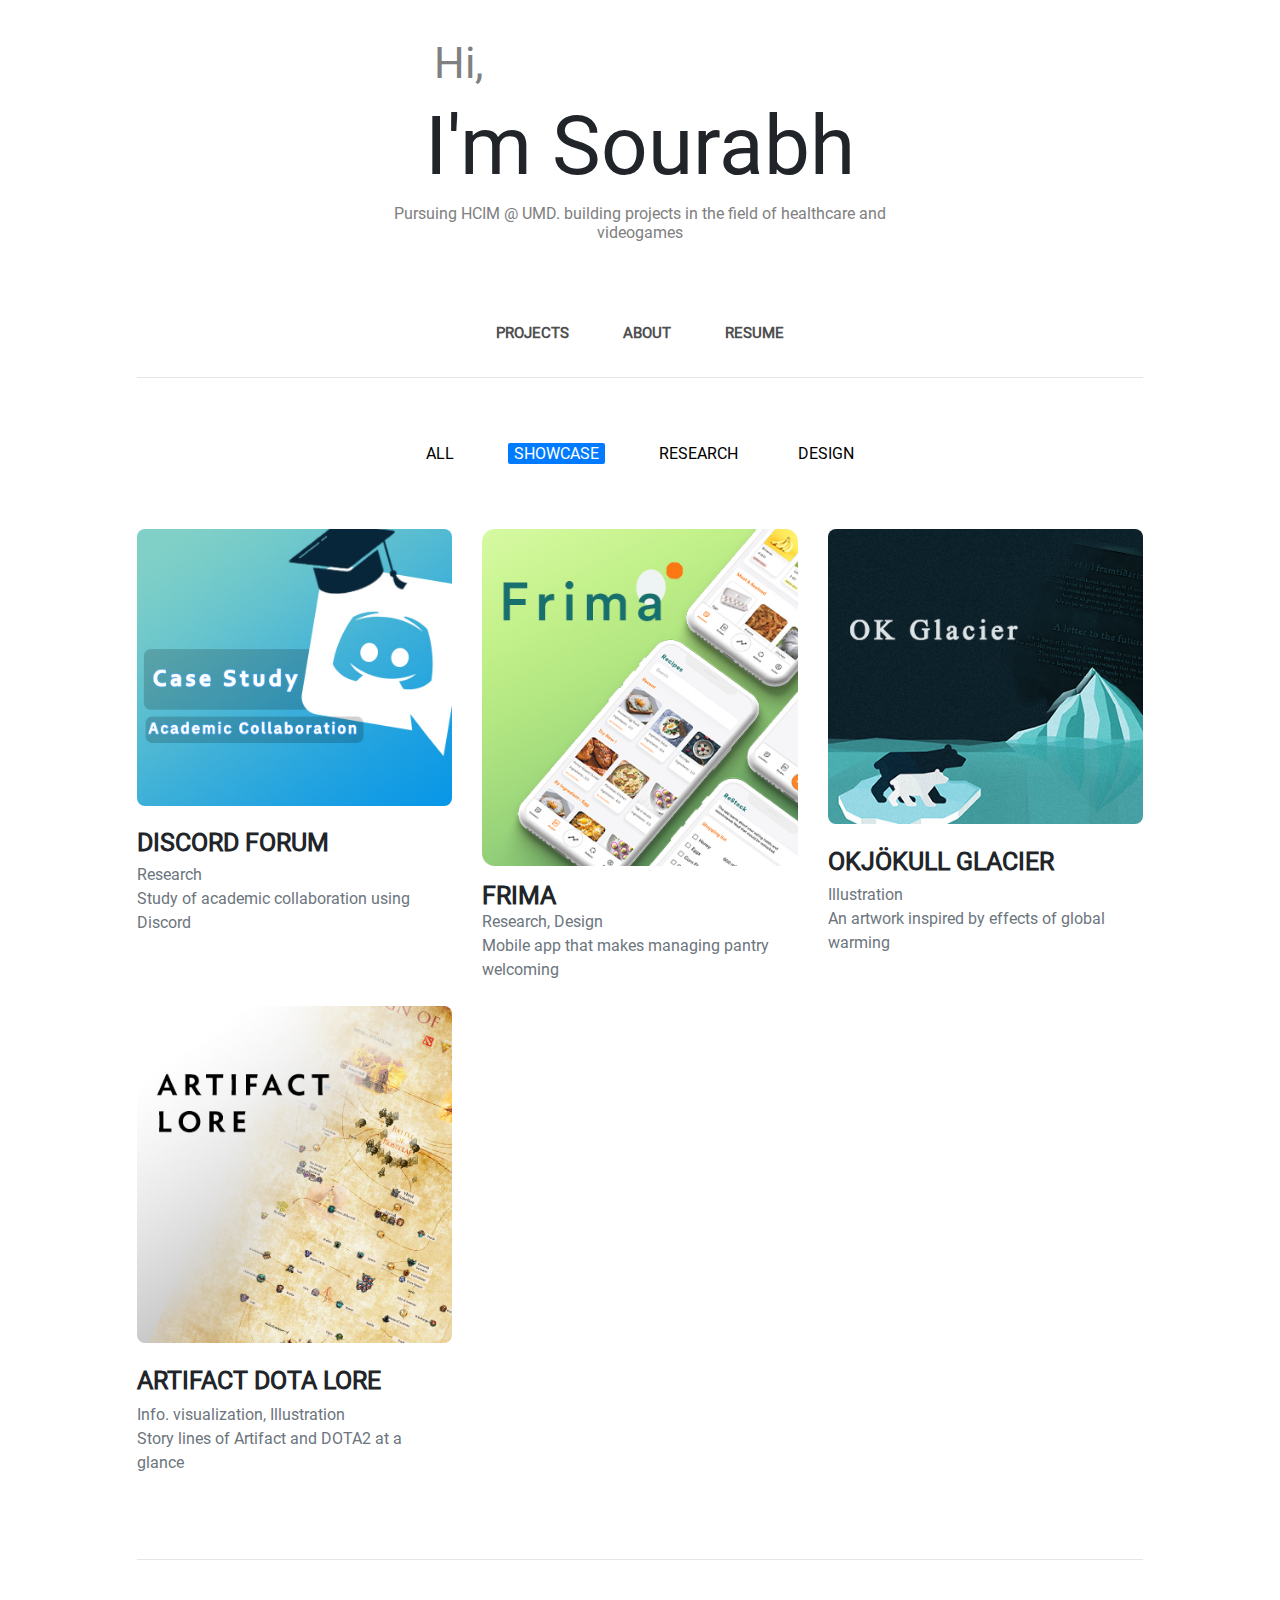
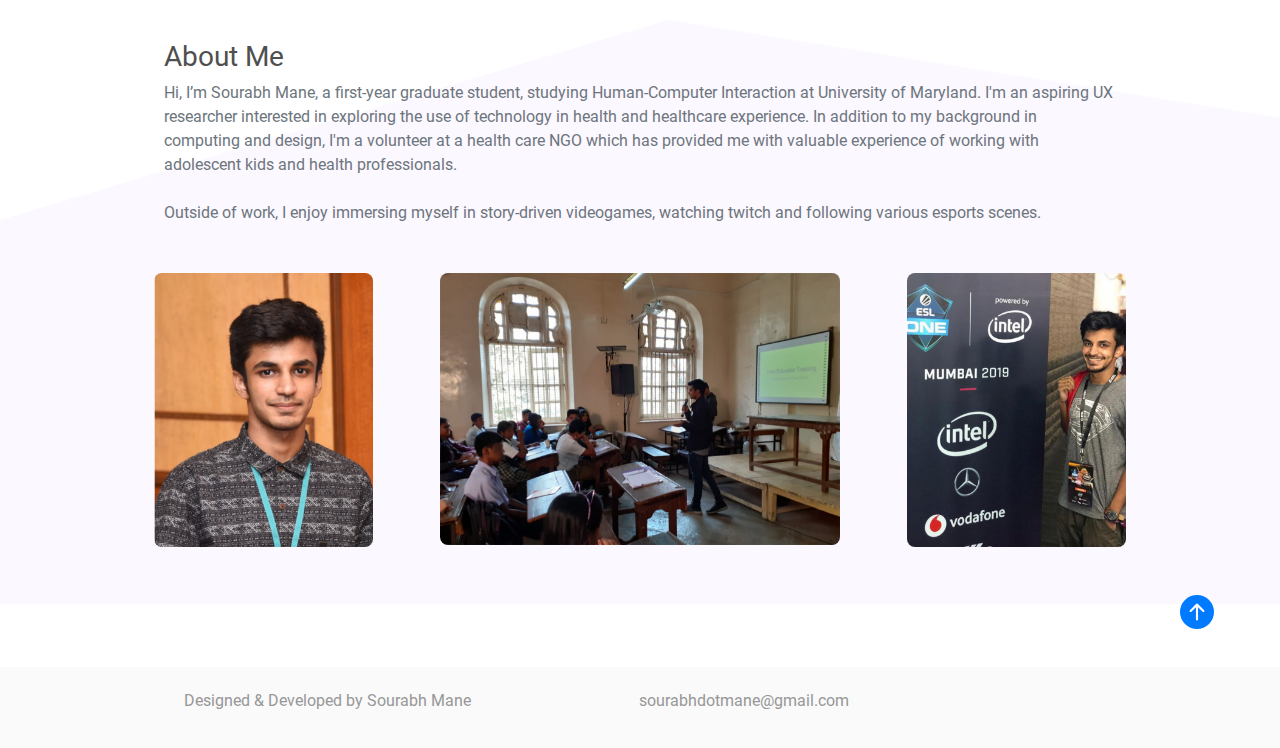
<file: index.html>
<!DOCTYPE html>
<html lang="en" >

<head>
    <meta charset="UTF-8">
    <meta name="viewport" content="width=device-width, initial-scale=1.0">
    <meta http-equiv="X-UA-Compatible" content="ie=edge">
    <title>Sourabh Mane</title>

    <link rel="stylesheet" href="./css/bootstrap.min.css">
    <link rel="stylesheet" href="./css/all.min.css">
    <link rel="stylesheet" href="./css/style.css">
    <link rel="stylesheet" href="./css/responsive.css">
</head>

<!-- Modals -->
<div id="myModal" class="modal fade" role="dialog"  >
    <div class="modal-dialog mw-100 w-100">
  
      <!-- Modal content-->
      <div class="modal-content">
        <div class="modal-header">
          <button type="button" class="close" data-dismiss="modal" style="color: rgb(252, 252, 252, 100); margin-right: 20%;">&times;</button>              
        </div>
        <div class="modal-body" style="text-align: center;">
          
          <img src="./img/projects/OK glacier/Iceberg_Artboard Night.jpg" alt="portfolio-2" class="img-fluid" style="width: 50%; height: auto; padding-top: 0px;">
          <img src="./img/projects/OK glacier/Iceberg_Artboard Day.jpg" alt="portfolio-2" class="img-fluid" style="width: 50%; height: auto; padding-top: 5px;">
          <img src="./img/projects/OK glacier/inspiration.jpg" alt="portfolio-2" class="img-fluid" style="width: 50%; height: auto; padding-top: 5px;">
          <br>
          <div style="padding-top: 20px;">
            <a href="https://www.bbc.com/news/world-europe-49345912" target="_blank">Link to BCC Article</a>
          </div>
          <div style="text-align:right; margin-right: 20%;;">
            <button type="button" class="btn btn-default" data-dismiss="modal" style=" color: rgb(252, 252, 252, 100);"><h5>Close</h5></button>
        </div>
        </div>
        <div class="modal-footer">
          
        </div>
      </div>
  
    </div>
</div>
<div id="ResumeModal" class="modal fade justify-content-center" role="dialog"  >
    <div class="modal-dialog  p-0">
  
        <!-- Modal content-->
        <div class="modal-content">
          <div class="modal-header p-0">
              <div class="container">
                  <div class="row justify-content-end py-2">
                      <div class="col" style="padding-left: 2%;">
                        <a href="./Resume Sourabh Mane.pdf" download="Resume Sourabh Mane"><svg xmlns="http://www.w3.org/2000/svg" width="24" height="24" fill="rgb(252, 252, 252, 100)" class="bi bi-download" viewBox="0 0 16 16">
                            <path d="M.5 9.9a.5.5 0 0 1 .5.5v2.5a1 1 0 0 0 1 1h12a1 1 0 0 0 1-1v-2.5a.5.5 0 0 1 1 0v2.5a2 2 0 0 1-2 2H2a2 2 0 0 1-2-2v-2.5a.5.5 0 0 1 .5-.5z"/>
                            <path d="M7.646 11.854a.5.5 0 0 0 .708 0l3-3a.5.5 0 0 0-.708-.708L8.5 10.293V1.5a.5.5 0 0 0-1 0v8.793L5.354 8.146a.5.5 0 1 0-.708.708l3 3z"/>
                          </svg>
                        </a>
                      </div>
                      <div class="col-lg-2">
                        <button type="button" class="close" data-dismiss="modal" style="color: rgb(252, 252, 252, 100); margin-right: 2%;">&times;</button>               
                      </div>
                  </div>
              </div>
          </div>
          <div class="modal-body p-0" style="text-align: center; min-height: 90vh; ">
            
            <object type="application/pdf" data="./Resume Sourabh Mane.pdf" style="min-height:100vh;width:100%" >
                <div class="error-box">
                    <p>Oops! Browser doesn't support PDF embedding</p>
                    <p><a href="./Resume Sourabh Mane.pdf" download>Download Instead</a></p>
                </div>
            </object>
                <div style="text-align:right; margin-right: 2%;;">
                    <button type="button" class="btn btn-default" data-dismiss="modal" style=" color: rgb(252, 252, 252, 100);"><h6>Close</h6></button>
                    </div>
                </div>
        </div>
    
      </div>
</div>

<!-- Main -->
<body onfocus="alertFunction()">
    <main class="site-main " style="max-width: 1920px;" id="top">
        <section  id="home" style="background-image: url(./img/background-texture.jpg; background-repeat: repeat-x,repeat">
            <section class="about-area">
                <div class="container-fluid" >
                    <div class="row justify-content-center">
                        <div class="col-lg-6  about-title ">
                            <!-- <h2 class=" pt-5 text-center block-reveal">
                                <span>Hi, I’m Sourabh </span>                        
                            </h2> 
                            <h2 class="block-effect2" >
                                <div class="block-reveal" style=" --bc: #4040bf; --d: .1s">Hi,</div>
                            </h2>-->
                            
                            <h2 class="block-effect2" >
                                <div style="color: #808080; white-space: pre;">Hi,‎‎                                 </div>
                                
                            </h2>
                            <h1 class="block-effect1">
                                <div>I'm Sourabh</div>
                            </h1>
                            <h2 class="block-effect3" >
                                <div style="color: #808080; white-space: pre-wrap;">Pursuing HCIM @ UMD.‎‎ building projects in the field of healthcare and videogames</div>
                            
                            </h2>
                        </div>
                    </div>
                </div>      
            </section>
            <div class="header_area" >
                <div class="main-menu ">
                    <nav class="navbar navbar-expand navbar-light justify-content-center">  
                            <ul class="navbar-nav" style="text-align: center;">
                                <li class="nav-item  ">
                                    <a class="nav-link" href="#projects">Projects <span class="sr-only">(current)</span></a>
                                </li>
                                <li class="nav-item">
                                    <a class="nav-link" href="#about">About</a>
                                </li>                
                                <li class="nav-item">
                                    <a class="nav-link" data-toggle="modal" data-target="#ResumeModal" href="">Resume</a>
                                </li>
                            </ul>
                    </nav>
                </div>
            </div>
        </section>

        <section id="projects" class="project-area" style="padding: 0 4rem 0 4rem;">
            <div class="container justify-content-center">
                <!-- <div class="button-group" style="text-align: center;" >
                    <hr>
                    <button type="button" data-filter="*">All</button>
                    <button type="button" class="active" id="btn1" data-filter=".showcase">showcase</button>
                    <button type="button" data-filter=".research">Research</button>
                    <button type="button" data-filter=".design">Design</button>
                </div> -->
                <hr style= "margin-top: 0px;">
                <div class="row justify-content-center button-group" style="text-align: center;">
                    <!-- <div class="row justify-content-center" style="text-align: center;"> -->
                        <div class="col-xs-3 px-4">
                            <button type="button" data-filter="*">All</button>
                        </div>
                        <div class="col-xs-3 px-4">
                            <button type="button"  class="active" data-filter=".showcase">showcase</button>
                        </div>
                        <div class="col-xs-3 px-4">
                            <button type="button" data-filter=".research">Research</button>
                        </div>
                        <div class="col-xs-3 px-4">
                            <button type="button"   data-filter=".design">Design</button>
                        </div>
                    <!-- </div> -->
                </div>
                
                <div class="row grid">
                    <div class="col-lg-4 element-item showcase research">
                        <div class="our-project">
                            <div class="img">
                                <a class="test-popup-link" href="./Discord.html">
                                    <img src="./img/portfolio/discord1.jpg" alt="portfolio-1" class="img-fluid project-thumbnail">
                                </a>
                            </div>
                            <div class="title py-4">
                                <h4 class="text-uppercase" style="line-height: 1em;">Discord Forum</h4>
                                <span class="text-secondary">Research<br></span>
                                <span class="text-secondary">Study of academic collaboration using Discord</span>
                            </div>
                        </div>
                    </div>

                    <div class="col-lg-4  element-item showcase research design">
                        <div class="our-project">
                            <div class="img">
                                <a class="test-popup-link" href="./Frima.html">
                                    <img src="./img/portfolio/frima.jpg" alt="portfolio-2" class="img-fluid">
                                </a>
                            </div>
                            <div class="title py-4">
                                <h4 class="text-uppercase">Frima</h4>
                                <span class="text-secondary">Research, Design<br></span>
                                <span class="text-secondary">Mobile app that makes managing pantry welcoming</span>
                            </div>
                        </div>
                    </div>

                    <div class="col-lg-4  element-item showcase design">
                        <div class="our-project">
                            <div class="img">
                                <a class="open-popup-link" data-toggle="modal" data-target="#myModal" href="">
                                    <img src="./img/portfolio/glacier.jpg" alt="portfolio-2" class="img-fluid">
                                </a>
                            </div>
                            <div class="title py-4">
                                <h4 class="text-uppercase" style= "line-height: 1.1em;">Okjökull Glacier</h4>
                                <span class="text-secondary">Illustration<br></span>
                                <span class="text-secondary">An artwork inspired by effects of global warming</span>
                            </div>
                        </div>
                    </div>

                    <div class="col-lg-4  element-item showcase design">
                        <div class="our-project">
                            <div class="img">
                                <a class="test-popup-link" href="./Artifact.html">
                                    <img src="./img/portfolio/artifact.jpg" alt="Artifact" class="img-fluid">
                                </a>
                            </div>
                            <div class="title py-4">
                                <h4 class="text-uppercase" style= "line-height: 1.1em;">Artifact DOTA Lore</h4>
                                <span class="text-secondary">Info. visualization, Illustration<br></span>
                                <span class="text-secondary">Story lines of Artifact and DOTA2 at a glance</span>
                            </div>
                        </div>
                    </div>
                </div>
                <div style="margin-top: 60px; margin-bottom: 60px;">
                    <hr>
                </div>
            </div>
        </section>
        
        <section id="about"  style="background-image: url(./img/abstract-background-about.png); background-repeat: no-repeat; max-width: 1920px;">
            <section class="about-area" style="padding-top: 0px;" >
                <div class="container-fluid" >
                    <div class="row justify-content-center">
                        <div class="col-lg-10  about-title pt-3">
                            <h3 class=" pt-1 text-left" style="color: #4f4f4f;">
                                <span>About Me</span>                        
                            </h3>
                            <span class="text-secondary pt-3" style="text-align: justify;" >
                                Hi, I’m Sourabh Mane, a first-year graduate student, studying Human-Computer Interaction at University of Maryland. I'm an aspiring UX researcher interested in exploring the use of technology in health and healthcare experience. 
                                In addition to my background in computing and design, I'm a volunteer at a health care NGO which has provided me with valuable experience of working with adolescent kids and health professionals. 

                                <br>
                                <br>
                                Outside of work, I enjoy immersing myself in story-driven videogames, watching twitch and following various esports scenes.
                                <br>
                            </span>
                        </div>


                    </div>
                    <div class="row justify-content-center px-4">
                        <div class="col-lg-3 col-md-12 col-sm-12 p-0 pt-5" >
                            <div class="row justify-content-center">
                                <col class="col">
                                    <div style="text-align: center;">
                                        <img src="./img/portfolio/sourabh about dp1.jpg" class = "img-fluid" style="height: auto; max-width: 70%;" >
                                    </div>
                            </div>
                        </div>                        
                        <div class="col-lg-5 col-md-12 col-sm-12 p-0 pt-5" >
                            <div class="row justify-content-center">
                                <div class="col">
                                    
                                    <div style="text-align: center;">
                                        <img src="./img/portfolio/kututhal dp.jpg" class = "img-fluid" style="height: auto; max-width: 85%;" >
                                    </div>
                                </div>
                            </div>
                        </div>
                        <div class="col-lg-3 col-md-12 col-sm-12 p-0 pt-5" >
                            <div class="row justify-content-center">
                                <col class="col">
                                    <div style="text-align: center;">
                                        <img src="./img/portfolio/eslone dp.jpg" class = "img-fluid" style="height: auto; max-width: 70%;" >
                                    </div>
                            </div>
                        </div>
                    </div>
                    <div class="row pt-5 justify-content-end">
                        <div class="col-lg-1" style="text-align: end;">
                            <a href="#top">
                                <svg xmlns="http://www.w3.org/2000/svg" width="34" height="34" fill="currentColor" class="bi bi-arrow-up-circle-fill" viewBox="0 0 16 16">
                                    <path d="M16 8A8 8 0 1 0 0 8a8 8 0 0 0 16 0zm-7.5 3.5a.5.5 0 0 1-1 0V5.707L5.354 7.854a.5.5 0 1 1-.708-.708l3-3a.5.5 0 0 1 .708 0l3 3a.5.5 0 0 1-.708.708L8.5 5.707V11.5z"/>
                                </svg>
                            </a>
                        </div>                        
                    </div>
                </div>      
            </section>
        </section>
    </main>

    <script src="./js/jquery.3.4.1.js"></script>
    <script src="./js/bootstrap.min.js"></script>
    <script src="./vendor/isotope/isotope.min.js"></script>
    <script src="./js/main.js"></script>
</body>

<!-- Footer -->
<footer >
    <div class="container footer-container pt-4" style="max-width: 1920px;"> 
        <section class="about-area">
            <div class="container-fluid" >
                <div class="row justify-content-center">
                    <div class="col-lg-4">
                        <h4  style="font-size: 16px; text-align: center;">
                            Designed & Developed by Sourabh Mane
                        </h4>
                    </div>
                    <div class="col-lg-4">
                        <h4  style="font-size: 16px; text-align: center;">
                            sourabhdotmane@gmail.com
                        </h4>
                    </div>
                    <div class="col-lg-2">
                        <h4  style="font-size: 16px; text-align: center;">
                            
                        </h4>
                    </div>
                </div>
            </div>      
        </section>
    </div>
</footer>
    
</html>
</file>
<file: css/style.css>
/* import fonts from fonts.css file */ 
@import url(./fonts.css);


/* start navigation */ 

html {
    scroll-behavior: smooth;
    
}


.header_area .main-menu .navbar{
    padding: 1rem 20rem ;
}

.header_area .main-menu .nav-item .nav-link{
    font: normal 600 15px/2px var(--roboto);
    text-transform: uppercase;
    padding: 1.7rem;
    
    color: #4f4f4f;
}

.header_area .main-menu .navbar-nav .active a{
    background: var(--gradient-color);
    -webkit-background-clip: text;
    -webkit-text-fill-color: transparent;
    background-clip: text;
}

.header_area .main-menu .navbar-nav a:hover{
    background: var(--gradient-color);
    -webkit-background-clip: text;
    -webkit-text-fill-color: transparent;
    background-clip: text;
}

.header_area .navbar .nav-link{
    font: normal 600 15px/2px var(--roboto);
    text-transform: uppercase;
    padding: 1.5rem;
    
    color: #4f4f4f;
}

.header_area .navbar .nav-link:hover{
    color: var(--gradient-color);
    background: var(--gradient-color);
    -webkit-background-clip: text;
    -webkit-text-fill-color: transparent;
    background-clip: text;
}

.back-button{
    font: normal 600 15px/2px var(--roboto);
    text-transform: uppercase;
    padding: 0.3em;
    color: #4f4f4f;
    background-color: white; 
    padding: left 0; 
    border-radius: 4px;
}

.back-button:hover{
    background-image: var(--gradient-color2);
    color: white;
}

.site-main .about-area{
    padding: 8rem 5rem;
}


.site-main .project-area{
    padding: 1rem 0;
}
.site-main .project-area .button-group{
    text-align: left;
    margin-top: 60px;
    margin-bottom: 60px;
}
.site-main .project-area .button-group button{
    background-color: white;
    border: none;
    font: normal 550 16px var(--roboto);
    text-transform: uppercase;
    margin-top: 5px;
    margin-bottom: 5px;
}

.button-group button:hover{
    text-shadow: 0 1px hsla(0, 0%, 100%, 0.5);
    color: var(--primary-color);
}

.site-main .project-area .button-group .active{
    border-radius: 2px;
    background-color: #007bff;
    color: rgb(255, 255, 255);
}

.site-main .project-area .button-group button + button{
    margin-left: 3rem;
}

.site-main .project-area .grid .our-project > .title h4{
    font: normal 700 25px/12px var(--roboto);
}


.site-main .project-area .grid .our-project .img a:hover img{
    filter: brightness(1.1) drop-shadow(1px 8px 30px #b1afaf);
}

li{
    color: #777777;
    font: normal 500 16px/ 25px var(--roboto);
}

footer{
    font: normal 100 15px/2px var(--roboto);

    
    color: var(--title-color);

    padding-bottom: 30px;
    color: #979797;
    background-color: #fafafa;
}

.footer-container{
    font-size: 1em;
    padding-top: 10px;

}



.jumbotron{
    align-self: center;
    background-color: white;
    margin: 1rem 0 2rem 0;
    padding: 1em 16em 1em 16em;
    border-radius: 15px;
    box-shadow: 1px 6px 17px -2px #B6EB7A;
}

.container-highlight-text{
    max-width: 100% !important;
}
.highlight-text-frima{
    color: #17706E;
    background-color: #B6EB7A;
    padding-top: 2em;
    padding-bottom: 2em;
    margin-bottom: 2em;
    font: normal 500 18px/ 2em var(--roboto);
}

.img-fluid{
    border-radius: 0.5em;
}
/* End Footer */ 



/* Global Classes */ 

.title-text{
    font: normal bold 50px/ 72px var(--roboto);
}

.text-uppercase{
    text-transform: uppercase;
}

/* Buttons */ 

.button{
    padding: .8rem 2.2rem;
    font: normal 500 16px/20px var(--roboto);
    position: relative;
    border: 3px solid transparent;
    border-radius: 4px;
}

.button.primary-button{
    background: var(--gradient-color);
    background-clip: padding-box;
    color: whitesmoke;
    transition: background .6s ease;
    box-shadow: var(--box-shadow);
}

.button.primary-button:hover{
    background: whitesmoke;
    background-clip: padding-box;
    color: black;
}

.button.primary-button::after, .button.secondary-button::after{
    position: absolute;
    top: -2px; left: -2px;
    bottom: -2px;  right: -2px;
    background: var(--gradient-color);
    content: ' ';
    z-index: -1;
    border-radius: 4px;
}

.button.secondary-button{
    background: white;
    background-clip: padding-box;
    transition: background .6s ease;
}

.button.secondary-button:hover{
    background: var(--gradient-color);
    color: whitesmoke;
    box-shadow: var(--box-shadow);
}

p.para{
    color: var(--text-color);
    font: normal 500 16px/ 25px var(--roboto);
}

.font-roboto{
    font-family: var(--roboto);
}

button:focus,
button:active
button:hover
.btn:active,
.btn.active{
    outline: 0px !important;
    box-shadow: none !important;
}

.title-h1{
    font: normal bold 39px/ 40px var(--roboto);
}


.navbar_fixed{
    position: fixed;
    width: 100%;
    top: -1px;
    left: 0; right: 0;
    background: #ffffff;
    box-shadow: var(--box-shadow);
    z-index: 999;
    transition: background 1s ease;
}


html, body{
    margin: 0%;
    box-sizing: border-box;
    width: 100%;
    height: 100%;
}

.modal{
    padding-right: 0px !important;
}

.modal-dialog{
    background-color: rgba(255, 255, 255, 0);
    border: 0px;
    margin-top: 0%;
    margin-bottom: 0%;


}

.modal-header{
    
    border: 0px;
    border-bottom: 0px;
    background-color: var(--modal-backdrop-color);
}

.modal-content{
    background-color: rgba(255, 255, 255, 0);
    border: 0px;
}


.modal-body{
    border: 0px;
    background-color: var(--modal-backdrop-color);
}

.modal-footer{
    border-top: 0px;
    background-color: var(--modal-backdrop-color);
}

.modal-backdrop {
    background-color:rgba(7, 7, 7, 1);
}


.modal-dialog.about-dialog{
    background-color: rgb(255, 255, 255) !important;
    margin-top: 2% !important;
    margin-bottom: 2% !important;
    border-radius: 5px;
}

.modal-header.about-header{
    background-color: rgb(255, 255, 255) !important;
}

.modal-content{
    background-color: rgba(255, 255, 255, 0);
    border: 0px;
}


.modal-body.about-body{
    background-color: rgb(255, 255, 255) !important;
    margin-top: 3%;
}

.modal-footer{
    border-top: 0px;
    background-color: var(--modal-backdrop-color);
}

.modal-backdrop {
    background-color:rgba(7, 7, 7, 1);
}

.error-box{
    background-color: rgb(255, 255, 255);
    text-align: center;
}

.to-top-button{
    display: none; 
    position: fixed; 
    bottom: 20px; 
    right: 2%; 
    z-index: 99; 
    border: none; 
    outline: none; 
    background-color: var(--text-color); 
    color: rgb(255, 255, 255); 
    cursor: pointer; 
    padding: 2px; 
    border-radius: 40px; 
    font-size: 18px; 
    text-align: center;
}

.to-top-button:hover{
    color:var(--gradient-color2);
    background-color: white; 
}



:root{
    --primary-color: #495aff;
    --primary-color2: #0acffe;
    --title-color: #141313;
    --text-color: #777777;  
    --border-color: #201f1f17;  
    --gradient-color: linear-gradient(to right, #495aff 80%, #0acffe 100%);
    --gradient-color2:linear-gradient(to right, #495aff 0%, #0acffe 100%);
    --shadow-color:  0px 10px 30px rgba(118, 85, 225, 0.3);
    --box-shadow: 0px 10px 30px rgba(57, 56, 61, 0.205);
    --modal-backdrop-color: rgba(7, 7, 7, 0.95);


    --roboto: 'Roboto';
} 

@media screen and (max-width: 420px) {
    body, p, h1, h2 { font-family:"Helvetica Neue",Helvetica,Arial,sans-serif !important;}
}


@media screen and (min-width: 901px) {
    .block-effect1 {
        text-align: center;
        font-size: calc(0.3rem + 6vw)!important;
        --td: 0.9s;
    }
    
    .block-effect2 {
        text-align: center;
        font-size: calc(0.3rem + 3vw)!important;
        --td: 1.2s;
        
    }
    
    .block-effect3 {
        text-align: center;
        font-size: calc(0.2rem + 1vw)!important;
        --td: 1.2s;
        
    }
}

@media screen and (max-width: 900px) {
    .block-effect1 {
        text-align: left;
        padding-left: 0px;
        font-size: 3em!important;
        --td: 0.9s;
    }
    
    .block-effect2 {
        text-align: left;
        font-size: 2em!important;
        --td: 1.2s;
        
    }
    
    .block-effect3 {
        text-align: left;
        font-size: 1em!important;
        --td: 1.2s;
        
    }
}

  
.block-reveal {
    --t: calc(var(--td) + var(--d));
  
    color: transparent;
    padding-top: 4px;
    padding-right: 4px;
    padding-bottom: 4px;
    padding-left: 0px;
    
    position: relative;
    overflow: hidden;
  
    animation: revealBlock 0s var(--t) forwards;
}
  
.block-reveal::after {
    content: '';
  
    width: 0%;
    height: 100%;
    padding-bottom: 4px;
  
    position: absolute;
    top: 0;
    left: 0;
  
    background-image: var(--gradient-color2);
    animation: revealingIn var(--td) var(--d) forwards, revealingOut var(--td) var(--t) forwards;
}
  
  
/* animations */
@keyframes revealBlock {
    100% {
      color: var(--title-color);
    }
}
  
@keyframes revealingIn {
  
    0% {
      width: 0%;
    }
  
    100% {
      width: 100%;
    }
}
  
@keyframes revealingOut {
  
    0% {
      transform: translateX(0);
    }
  
    100% {
      transform: translateX(100%);
    }
  
}


/*ANIMATION BLOCK*/
</file>
<file: css/responsive.css>
/* if the viewport is equal to 340px or less than that */ 
@media only screen and (max-width: 340px){
    .header_area .main-menu .navbar,
    .header_area .main-menu .navbar .navbar-brand,
    .site-main .subscribe-us-area .subscribe .subscribe-title,
    .site-main .subscribe-us-area .subscribe .subscribe-title p, h4,
    .site-main .services-area,
    .site-main .subscribe-us-area .subscribe
    {
        padding: 2%;
        margin: 0%;
    }

    .site-main .site-banner .site-title h1{
        font-size: 41px;
    }

    .site-main .subscribe-us-area .subscribe form .input-textbox input{
        width: 15rem    !important;
    }

    .site-main > .services-area .services{
        width: 13rem;
    }

}


/* if the viewport is equal to 340px or less than that */ 
@media only screen and (max-width: 792px){
    .site-main .about-area .about-title h2 > span{
        font-size: 31px;
        letter-spacing: 10px;
    }

    .site-main .brand-area .experience-area .years-area{
        padding-left: 1%;
        width: 49%;
    }

    .site-main .brand-area .experience-area .bg-panel{
        margin-left: 30%;
        width: 80%;   
    }

    .site-main .brand-area .experience-area .call-area{
        padding-left: 3%;
    }

    .site-main .project-area .button-group button{
        font: normal 500 18px/40px var(--roboto);
    }

    .site-main .about-area .about-title p{
        padding: 0%;
    }

    .site-main .subscribe-us-area .subscribe form .input-textbox input{
        width: 20rem;
        margin: 5%;
    }
}



/* if the viewport is equal to 1910px or less than that */ 
@media only screen and (max-width: 1910px){
    .header_area .main-menu .navbar{
        padding: 1rem;
    }

    .container{
        max-width: 90%;
    }

    .site-main .brand-area,
    .site-main .services-area .services-title,
    .site-main .about-area{
        padding: 3% 4%;
    }


}
</file>
